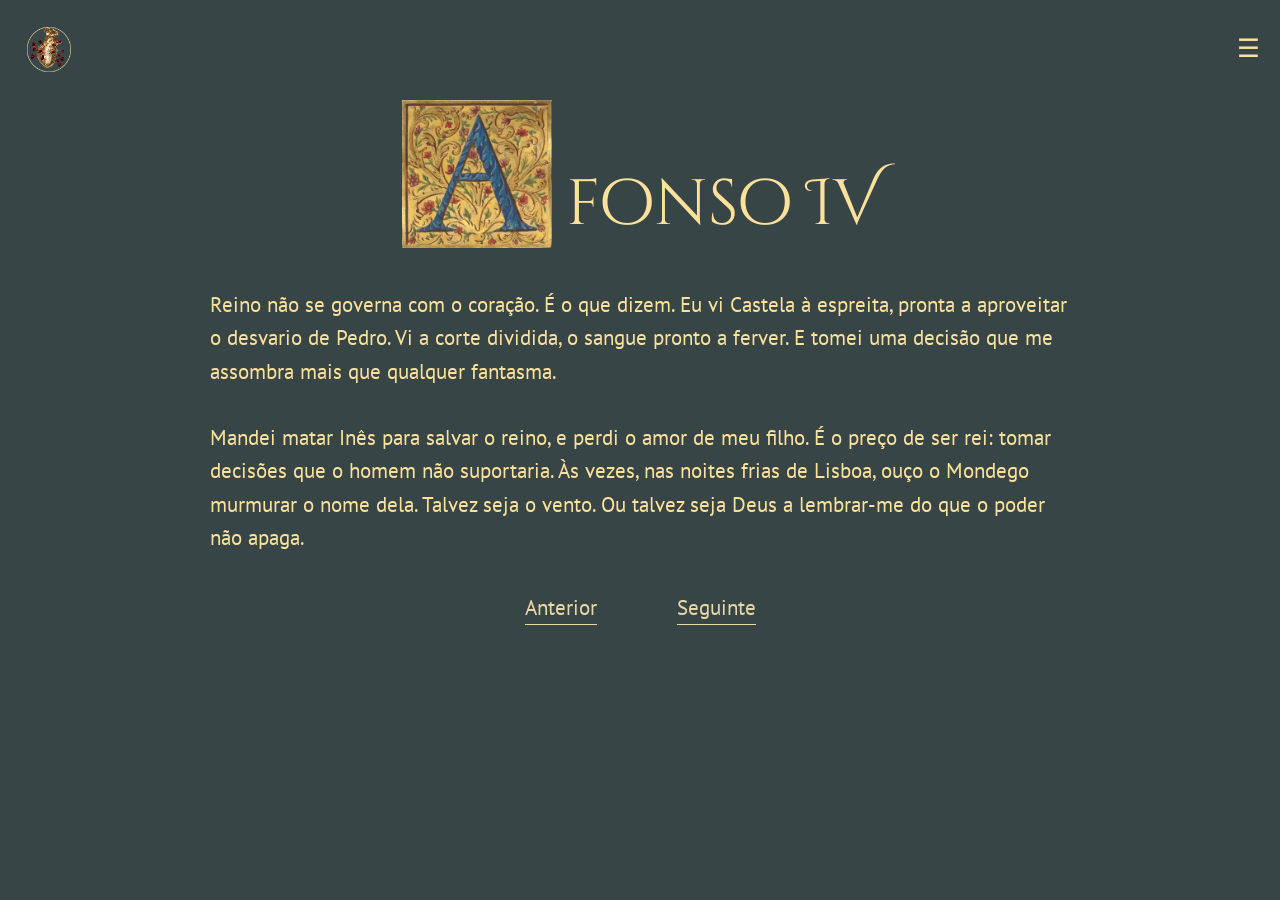
<file: afonso.html>
<!DOCTYPE html>
<html lang="pt">
<head>
    <meta charset="UTF-8">
    <meta name="viewport" content="width=device-width, initial-scale=1.0">
    <title>Afonso IV</title>

    <!-- FONTES -->
    <link rel="preconnect" href="https://fonts.googleapis.com">
    <link rel="preconnect" href="https://fonts.gstatic.com" crossorigin>
    <link href="https://fonts.googleapis.com/css2?family=Cinzel+Decorative:wght@400;700;900&family=PT+Sans:wght@400;700&display=swap" rel="stylesheet">

  
    <link rel="stylesheet" href="confessionario.css">
    <script src="transitions.js"></script>
</head>

<body>
    <header class="top-bar">
        
    </header>

    <main class="content-area">

        <!-- BLOCO IMAGEM + TÍTULO (LADO A LADO) -->
        <div class="title-block">
            <img src="afonso.png" class="decor-img" alt="Imagem de Inês de Castro">
            <h1>fonso IV</h1>
        </div>

        <p class="texto">
          Reino não se governa com o coração. É o que dizem.
	Eu vi Castela à espreita, pronta a aproveitar o desvario de Pedro. Vi a corte dividida, o sangue pronto a ferver. E tomei uma decisão que me assombra mais que qualquer fantasma. <br><br>
	Mandei matar Inês para salvar o reino, e perdi o amor de meu filho. É o preço de ser rei: tomar decisões que o homem não suportaria.
Às vezes, nas noites frias de Lisboa, ouço o Mondego murmurar o nome dela. Talvez seja o vento. Ou talvez seja Deus a lembrar-me do que o poder não apaga.
        </p>

        <nav class="nav-links">
    <a href="constança.html" class="anterior medium-transition">Anterior</a>
    <a href="fernao.html" class="seguinte medium-transition">Seguinte</a>
</nav>

    </main>
<header class="topbar">
      <a href="index.html" class="logo-link">
        <img src="brasao.png" alt="Brasão" class="logo">
      </a>
      <div class="menu">☰</div>
    </header>

    
  <!-- MENU OVERLAY -->
  <div id="menu-overlay" class="menu-overlay">
    <div class="menu-content">
      <span class="close-menu">✕</span>

      <div class="menu-columns">

        <div class="col">
          <h3>A Lenda</h3>
          <a href="historia.html">História</a>
           <a href="quiz.html">Quiz</a>
        </div>

        <div class="col">
          <h3>Legado</h3>
          <a href="sitios.html">Lugares</a>
          <a href="livros.html">Livros</a>
          <a href="audiovisual.html">Audiovisual</a>
          <a href="arte.html">Arte</a>
        </div>

        <div class="col">
          <h3>Confessionário</h3>
          <a href="ines.html">Ines de Castro</a>
          <a href="pedro.html">Pedro I</a>
          <a href="constança.html">Constança</a>
          <a href="afonso.html">Afonso IV</a>
          <a href="duarte.html">Duarte Pacheco</a>
          <a href="alvaro.html">Alvaro Gonçalves</a>
          <a href="maria.html">Maria Gonçalves</a>
          <a href="fernao.html">Fernão Lopes</a>
          <a href="joao.html">João do Mondego</a>
          <a href="frei.html">Frei João das regras</a>
        </div>

        <div class="col">
          <h3>Info</h3>
          <a href="sobre.html"> Sobre o projeto</a>
        </div>

      </div>
    </div>
  </div>

  <script>
    const menuBtn = document.querySelector(".menu");
    const menuOverlay = document.getElementById("menu-overlay");
    const closeBtn = document.querySelector(".close-menu");

    function openMenu() {
      menuOverlay.classList.add("open");
      // Focus on the first link in the menu
      const firstLink = menuOverlay.querySelector("a");
      if (firstLink) firstLink.focus();
    }

    function closeMenu() {
      menuOverlay.classList.remove("open");
      // Focus back to menu button
      menuBtn.focus();
    }

    menuBtn.addEventListener("click", openMenu);

    menuBtn.addEventListener("keydown", (e) => {
      if (e.key === "Enter" || e.key === " ") {
        e.preventDefault();
        openMenu();
      }
    });

    closeBtn.addEventListener("click", closeMenu);

    // Close on Escape key
    document.addEventListener("keydown", (e) => {
      if (e.key === "Escape" && menuOverlay.classList.contains("open")) {
        closeMenu();
      }
    });
  </script>
</file>
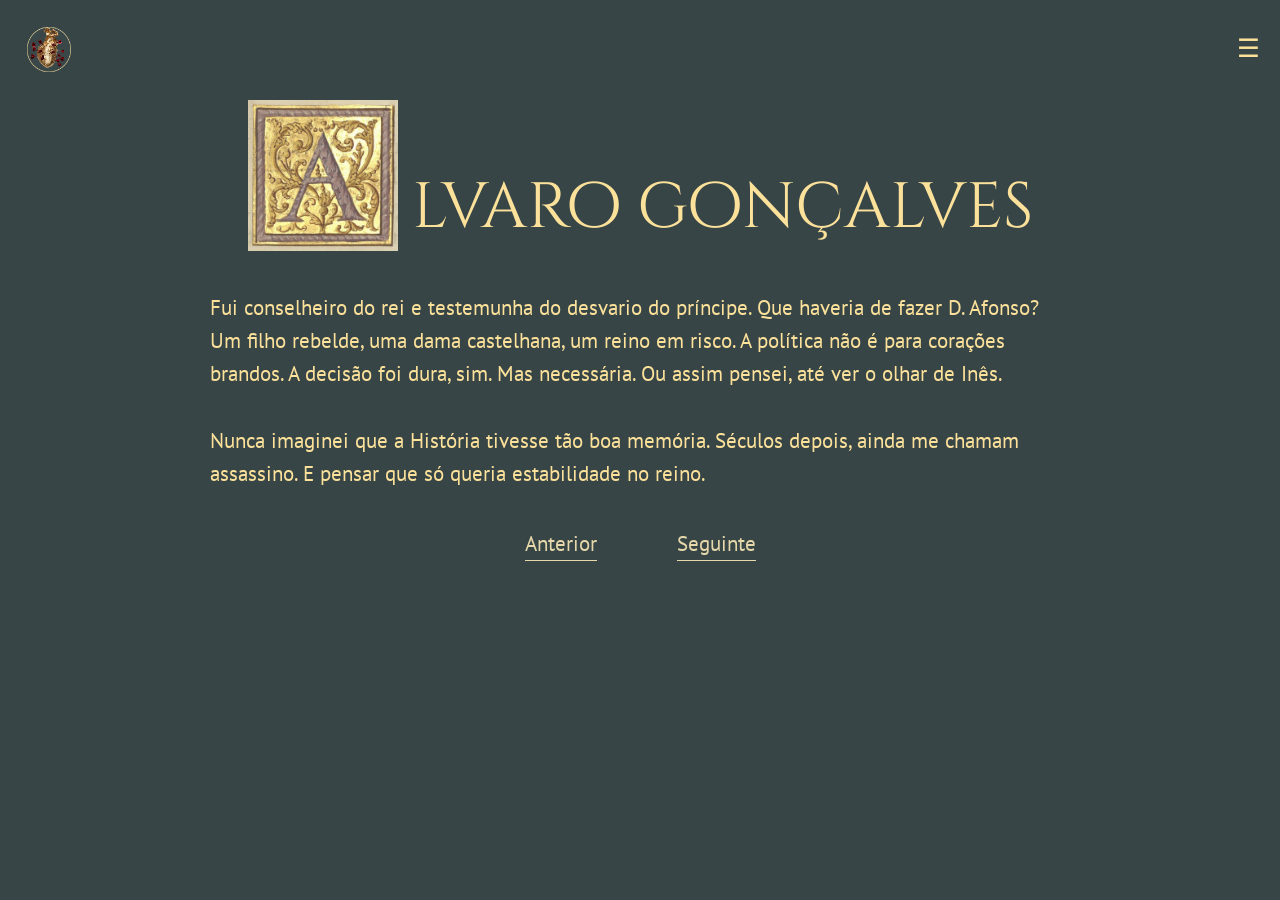
<file: alvaro.html>
<!DOCTYPE html>
<html lang="pt">
<head>
    <meta charset="UTF-8">
    <meta name="viewport" content="width=device-width, initial-scale=1.0">
    <title>Álvaro Gonçalves</title>

    <!-- FONTES -->
    <link rel="preconnect" href="https://fonts.googleapis.com">
    <link rel="preconnect" href="https://fonts.gstatic.com" crossorigin>
    <link href="https://fonts.googleapis.com/css2?family=Cinzel+Decorative:wght@400;700;900&family=PT+Sans:wght@400;700&display=swap" rel="stylesheet">

    <link rel="stylesheet" href="confessionario.css">
    <script src="transitions.js"></script>
</head>

<body>
    <header class="top-bar">
    </header>

    <main class="content-area">

        <!-- BLOCO IMAGEM + TÍTULO (LADO A LADO) -->
        <div class="title-block">
            <img src="alvaro.png" class="decor-img" alt="Imagem de Inês de Castro">
            <h1>lvaro gonçalves</h1>
        </div>

        <p class="texto">
          Fui conselheiro do rei e testemunha do desvario do príncipe. Que haveria de fazer D. Afonso? Um filho rebelde, uma dama castelhana, um reino em risco. A política não é para corações brandos.
	A decisão foi dura, sim. Mas necessária. Ou assim pensei, até ver o olhar de Inês. <br><br>
	Nunca imaginei que a História tivesse tão boa memória. Séculos depois, ainda me chamam assassino.
E pensar que só queria estabilidade no reino.
        </p>

        <nav class="nav-links">
    <a href="fernao.html" class="anterior medium-transition">Anterior</a>
    <a href="duarte.html" class="seguinte medium-transition">Seguinte</a>
</nav>

    </main>

<header class="topbar">
      <a href="index.html" class="logo-link">
        <img src="brasao.png" alt="Brasão" class="logo">
      </a>
      <div class="menu">☰</div>
    </header>

    
  <!-- MENU OVERLAY -->
  <div id="menu-overlay" class="menu-overlay">
    <div class="menu-content">
      <span class="close-menu">✕</span>

      <div class="menu-columns">

        <div class="col">
          <h3>A Lenda</h3>
          <a href="historia.html">História</a>
           <a href="quiz.html">Quiz</a>
        </div>

        <div class="col">
          <h3>Legado</h3>
          <a href="sitios.html">Lugares</a>
          <a href="livros.html">Livros</a>
          <a href="audiovisual.html">Audiovisual</a>
          <a href="arte.html">Arte</a>
        </div>

        <div class="col">
          <h3>Confessionário</h3>
          <a href="ines.html">Ines de Castro</a>
          <a href="pedro.html">Pedro I</a>
          <a href="constança.html">Constança</a>
          <a href="afonso.html">Afonso IV</a>
          <a href="duarte.html">Duarte Pacheco</a>
          <a href="alvaro.html">Alvaro Gonçalves</a>
          <a href="maria.html">Maria Gonçalves</a>
          <a href="fernao.html">Fernão Lopes</a>
          <a href="joao.html">João do Mondego</a>
          <a href="frei.html">Frei João das regras</a>
        </div>

        <div class="col">
          <h3>Info</h3>
          <a href="sobre.html"> Sobre o projeto</a>
        </div>

      </div>
    </div>
  </div>

  <script>
    const menuBtn = document.querySelector(".menu");
    const menuOverlay = document.getElementById("menu-overlay");
    const closeBtn = document.querySelector(".close-menu");

    function openMenu() {
      menuOverlay.classList.add("open");
      // Focus on the first link in the menu
      const firstLink = menuOverlay.querySelector("a");
      if (firstLink) firstLink.focus();
    }

    function closeMenu() {
      menuOverlay.classList.remove("open");
      // Focus back to menu button
      menuBtn.focus();
    }

    menuBtn.addEventListener("click", openMenu);

    menuBtn.addEventListener("keydown", (e) => {
      if (e.key === "Enter" || e.key === " ") {
        e.preventDefault();
        openMenu();
      }
    });

    closeBtn.addEventListener("click", closeMenu);

    // Close on Escape key
    document.addEventListener("keydown", (e) => {
      if (e.key === "Escape" && menuOverlay.classList.contains("open")) {
        closeMenu();
      }
    });
  </script>
</file>
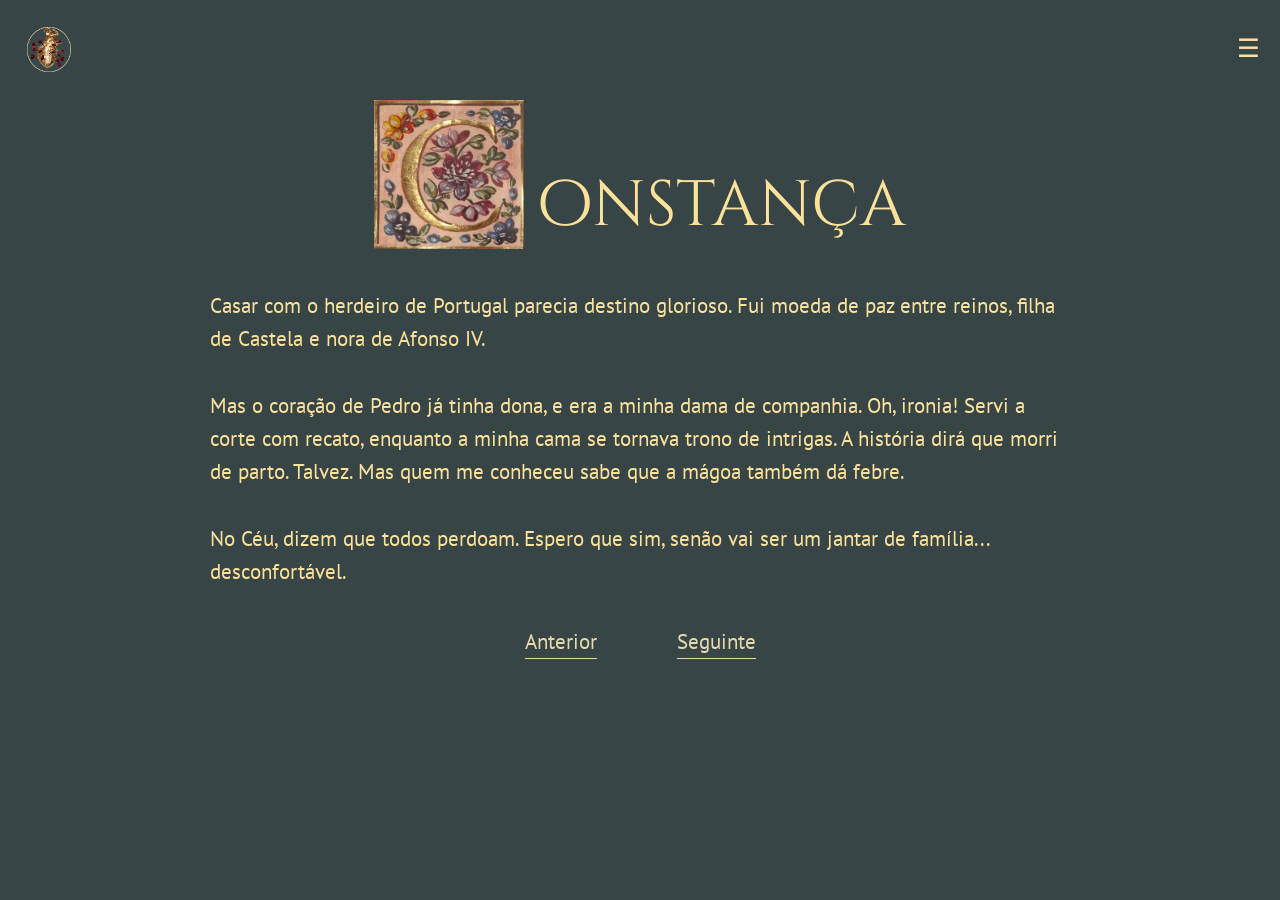
<file: constança.html>
<!DOCTYPE html>
<html lang="pt">
<head>
    <meta charset="UTF-8">
    <meta name="viewport" content="width=device-width, initial-scale=1.0">
    <title>Constança</title>

    <!-- FONTES -->
    <link rel="preconnect" href="https://fonts.googleapis.com">
    <link rel="preconnect" href="https://fonts.gstatic.com" crossorigin>
    <link href="https://fonts.googleapis.com/css2?family=Cinzel+Decorative:wght@400;700;900&family=PT+Sans:wght@400;700&display=swap" rel="stylesheet">

    
    <link rel="stylesheet" href="confessionario.css">
    <script src="transitions.js"></script>
</head>

<body>
    <header class="top-bar">

    </header>

    <main class="content-area">

        <!-- BLOCO IMAGEM + TÍTULO (LADO A LADO) -->
        <div class="title-block">
            <img src="constanca.png" class="decor-img" alt="Imagem de Inês de Castro">
            <h1>onstança</h1>
        </div>

        <p class="texto">
           	Casar com o herdeiro de Portugal parecia destino glorioso. Fui moeda de paz entre reinos, filha de Castela e nora de Afonso IV. <br><br>
	Mas o coração de Pedro já tinha dona, e era a minha dama de companhia. Oh, ironia! Servi a corte com recato, enquanto a minha cama se tornava trono de intrigas.
	A história dirá que morri de parto. Talvez. Mas quem me conheceu sabe que a mágoa também dá febre.<br><br>
No Céu, dizem que todos perdoam. Espero que sim, senão vai ser um jantar de família... desconfortável.
        </p>

      <nav class="nav-links">
    <a href="pedro.html" class="anterior medium-transition">Anterior</a>
    <a href="afonso.html" class="seguinte medium-transition">Seguinte</a>

    </main>
<header class="topbar">
      <a href="index.html" class="logo-link">
        <img src="brasao.png" alt="Brasão" class="logo">
      </a>
      <div class="menu">☰</div>
    </header>

    
  <!-- MENU OVERLAY -->
  <div id="menu-overlay" class="menu-overlay">
    <div class="menu-content">
      <span class="close-menu">✕</span>

      <div class="menu-columns">

        <div class="col">
          <h3>A Lenda</h3>
          <a href="historia.html">História</a>
           <a href="quiz.html">Quiz</a>
        </div>

        <div class="col">
          <h3>Legado</h3>
          <a href="sitios.html">Lugares</a>
          <a href="livros.html">Livros</a>
          <a href="audiovisual.html">Audiovisual</a>
          <a href="arte.html">Arte</a>
        </div>

        <div class="col">
          <h3>Confessionário</h3>
          <a href="ines.html">Ines de Castro</a>
          <a href="pedro.html">Pedro I</a>
          <a href="constança.html">Constança</a>
          <a href="afonso.html">Afonso IV</a>
          <a href="duarte.html">Duarte Pacheco</a>
          <a href="alvaro.html">Alvaro Gonçalves</a>
          <a href="maria.html">Maria Gonçalves</a>
          <a href="fernao.html">Fernão Lopes</a>
          <a href="joao.html">João do Mondego</a>
          <a href="frei.html">Frei João das regras</a>
        </div>

        <div class="col">
          <h3>Info</h3>
          <a href="sobre.html"> Sobre o projeto</a>
        </div>

      </div>
    </div>
  </div>

  <script>
    const menuBtn = document.querySelector(".menu");
    const menuOverlay = document.getElementById("menu-overlay");
    const closeBtn = document.querySelector(".close-menu");

    function openMenu() {
      menuOverlay.classList.add("open");
      // Focus on the first link in the menu
      const firstLink = menuOverlay.querySelector("a");
      if (firstLink) firstLink.focus();
    }

    function closeMenu() {
      menuOverlay.classList.remove("open");
      // Focus back to menu button
      menuBtn.focus();
    }

    menuBtn.addEventListener("click", openMenu);

    menuBtn.addEventListener("keydown", (e) => {
      if (e.key === "Enter" || e.key === " ") {
        e.preventDefault();
        openMenu();
      }
    });

    closeBtn.addEventListener("click", closeMenu);

    // Close on Escape key
    document.addEventListener("keydown", (e) => {
      if (e.key === "Escape" && menuOverlay.classList.contains("open")) {
        closeMenu();
      }
    });
  </script>
</file>
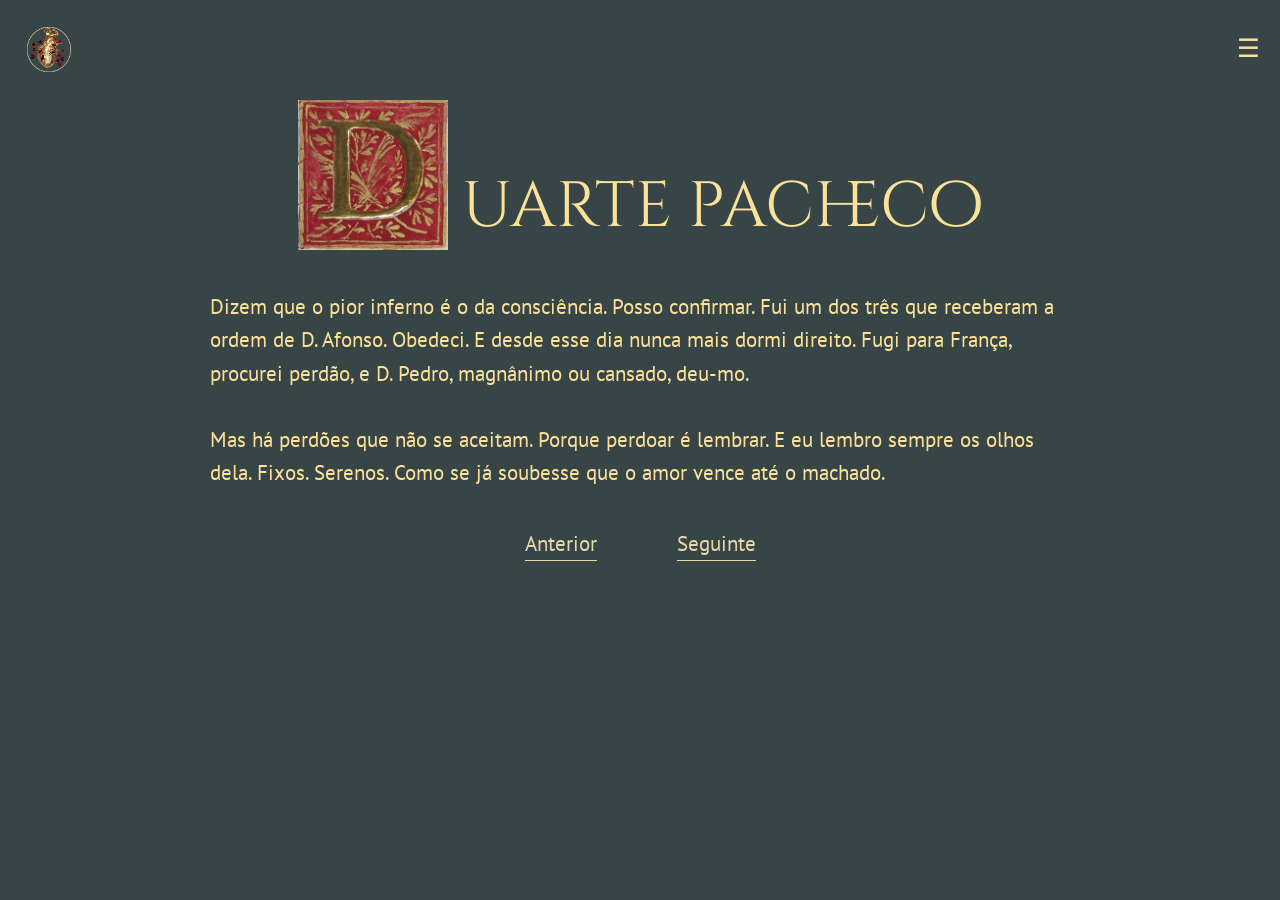
<file: duarte.html>
<!DOCTYPE html>
<html lang="pt">
<head>
    <meta charset="UTF-8">
    <meta name="viewport" content="width=device-width, initial-scale=1.0">
    <title>Duarte Pacheco</title>

    <!-- FONTES -->
    <link rel="preconnect" href="https://fonts.googleapis.com">
    <link rel="preconnect" href="https://fonts.gstatic.com" crossorigin>
    <link href="https://fonts.googleapis.com/css2?family=Cinzel+Decorative:wght@400;700;900&family=PT+Sans:wght@400;700&display=swap" rel="stylesheet">

   
    <link rel="stylesheet" href="confessionario.css">
    <script src="transitions.js"></script>
</head>
   
<body>
    <header class="top-bar">
   
    </header>

    <main class="content-area">

        <!-- BLOCO IMAGEM + TÍTULO (LADO A LADO) -->
        <div class="title-block">
            <img src="duarte.png" class="decor-img" alt="Imagem de Inês de Castro">
            <h1>uarte pacheco</h1>
        </div>

        <p class="texto">
          Dizem que o pior inferno é o da consciência. Posso confirmar.
	Fui um dos três que receberam a ordem de D. Afonso. Obedeci. E desde esse dia nunca mais dormi direito. Fugi para França, procurei perdão, e D. Pedro, magnânimo ou cansado, deu-mo. <br><br>
	Mas há perdões que não se aceitam. Porque perdoar é lembrar.
E eu lembro sempre os olhos dela. Fixos. Serenos. Como se já soubesse que o amor vence até o machado.
        </p>

        <nav class="nav-links">
    <a href="alvaro.html" class="anterior medium-transition">Anterior</a>
    <a href="joao.html" class="seguinte medium-transition">Seguinte</a>
</nav>

    </main>
<header class="topbar">
      <a href="index.html" class="logo-link">
        <img src="brasao.png" alt="Brasão" class="logo">
      </a>
      <div class="menu">☰</div>
    </header>

    
  <!-- MENU OVERLAY -->
  <div id="menu-overlay" class="menu-overlay">
    <div class="menu-content">
      <span class="close-menu">✕</span>

      <div class="menu-columns">

        <div class="col">
          <h3>A Lenda</h3>
          <a href="historia.html">História</a>
           <a href="quiz.html">Quiz</a>
        </div>

        <div class="col">
          <h3>Legado</h3>
          <a href="sitios.html">Lugares</a>
          <a href="livros.html">Livros</a>
          <a href="audiovisual.html">Audiovisual</a>
          <a href="arte.html">Arte</a>
        </div>

        <div class="col">
          <h3>Confessionário</h3>
          <a href="ines.html">Ines de Castro</a>
          <a href="pedro.html">Pedro I</a>
          <a href="constança.html">Constança</a>
          <a href="afonso.html">Afonso IV</a>
          <a href="duarte.html">Duarte Pacheco</a>
          <a href="alvaro.html">Alvaro Gonçalves</a>
          <a href="maria.html">Maria Gonçalves</a>
          <a href="fernao.html">Fernão Lopes</a>
          <a href="joao.html">João do Mondego</a>
          <a href="frei.html">Frei João das regras</a>
        </div>

        <div class="col">
          <h3>Info</h3>
          <a href="sobre.html"> Sobre o projeto</a>
        </div>

      </div>
    </div>
  </div>

  <script>
    const menuBtn = document.querySelector(".menu");
    const menuOverlay = document.getElementById("menu-overlay");
    const closeBtn = document.querySelector(".close-menu");

    menuBtn.addEventListener("click", () => {
      menuOverlay.classList.add("open");
    });

    closeBtn.addEventListener("click", () => {
      menuOverlay.classList.remove("open");
    });
  </script>
</body>
</html>
</file>
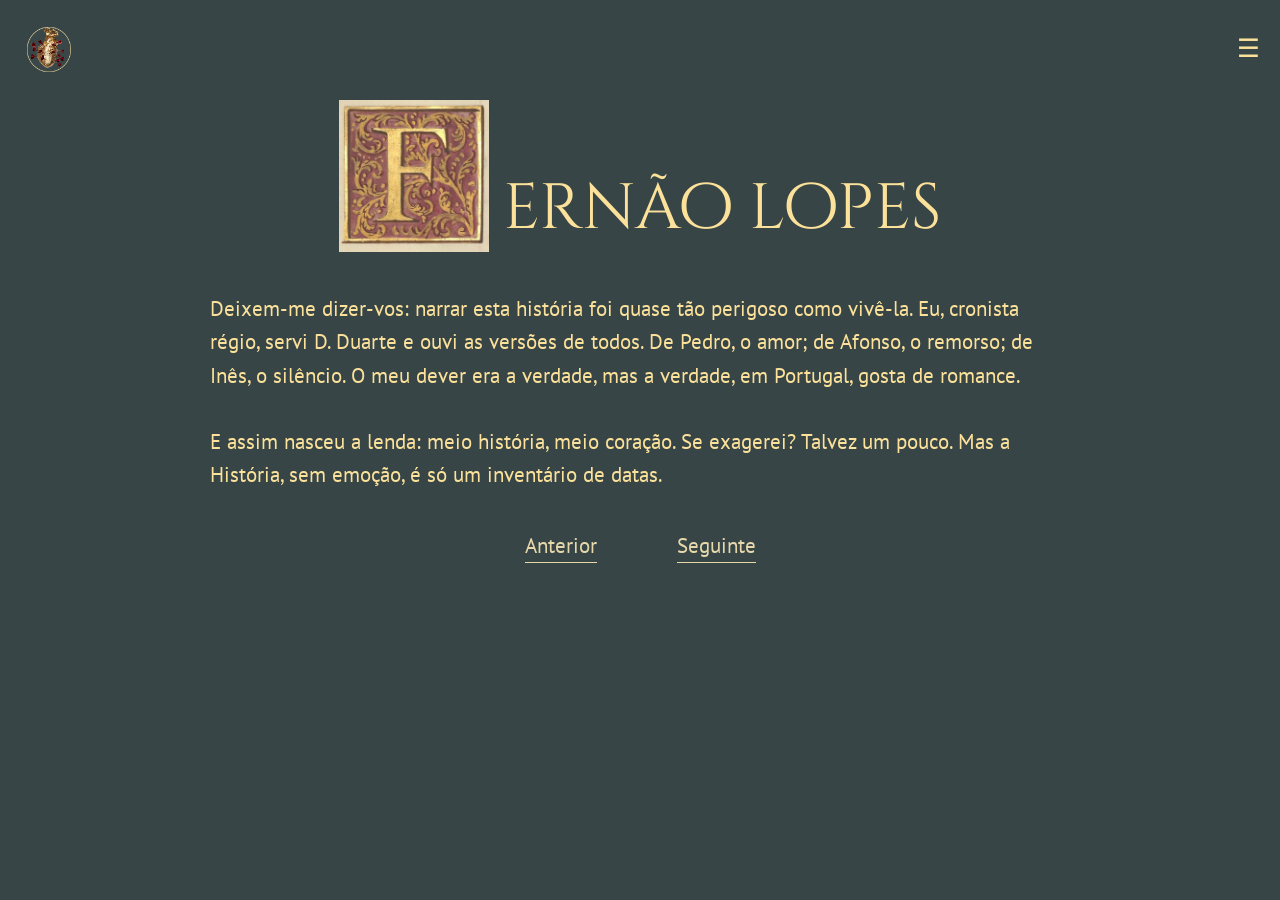
<file: fernao.html>
<!DOCTYPE html>
<html lang="pt">
<head>
    <meta charset="UTF-8">
    <meta name="viewport" content="width=device-width, initial-scale=1.0">
    <title>Fernão Lopes</title>

    <!-- FONTES -->
    <link rel="preconnect" href="https://fonts.googleapis.com">
    <link rel="preconnect" href="https://fonts.gstatic.com" crossorigin>
    <link href="https://fonts.googleapis.com/css2?family=Cinzel+Decorative:wght@400;700;900&family=PT+Sans:wght@400;700&display=swap" rel="stylesheet">

    
    <link rel="stylesheet" href="confessionario.css">
    <script src="transitions.js"></script>
</head>

<body>
    <header class="top-bar">
    
    </header>

    <main class="content-area">

        <!-- BLOCO IMAGEM + TÍTULO (LADO A LADO) -->
        <div class="title-block">
            <img src="fernao.png" class="decor-img" alt="Imagem de Inês de Castro">
            <h1>ernão lopes</h1>
        </div>

        <p class="texto">
        Deixem-me dizer-vos: narrar esta história foi quase tão perigoso como vivê-la.
	Eu, cronista régio, servi D. Duarte e ouvi as versões de todos. De Pedro, o amor; de Afonso, o remorso; de Inês, o silêncio.
	O meu dever era a verdade, mas a verdade, em Portugal, gosta de romance. <br><br>
	E assim nasceu a lenda: meio história, meio coração.
Se exagerei? Talvez um pouco. Mas a História, sem emoção, é só um inventário de datas.
        </p>

        <nav class="nav-links">
    <a href="afonso.html" class="anterior medium-transition">Anterior</a>
    <a href="alvaro.html" class="seguinte medium-transition">Seguinte</a>
</nav>

    </main>
<header class="topbar">
      <a href="index.html" class="logo-link">
        <img src="brasao.png" alt="Brasão" class="logo">
      </a>
      <div class="menu">☰</div>
    </header>

    
  <!-- MENU OVERLAY -->
  <div id="menu-overlay" class="menu-overlay">
    <div class="menu-content">
      <span class="close-menu">✕</span>

      <div class="menu-columns">

        <div class="col">
          <h3>A Lenda</h3>
          <a href="historia.html">História</a>
           <a href="quiz.html">Quiz</a>
        </div>

        <div class="col">
          <h3>Legado</h3>
          <a href="sitios.html">Sítios</a>
          <a href="livros.html">Livros</a>
          <a href="audiovisual.html">Audiovisual</a>
          <a href="arte.html">Arte</a>
        </div>

        <div class="col">
          <h3>Confessionário</h3>
          <a href="ines.html">Ines de Castro</a>
          <a href="pedro.html">Pedro I</a>
          <a href="constança.html">Constança</a>
          <a href="afonso.html">Afonso IV</a>
          <a href="duarte.html">Duarte Pacheco</a>
          <a href="alvaro.html">Alvaro Gonçalves</a>
          <a href="maria.html">Maria Gonçalves</a>
          <a href="fernao.html">Fernão Lopes</a>
          <a href="joao.html">João do Mondego</a>
          <a href="frei.html">Frei João das regras</a>
        </div>

        <div class="col">
          <h3>Info</h3>
          <a href="sobre.html"> Sobre o projeto</a>
        </div>

      </div>
    </div>
  </div>

  <script>
    const menuBtn = document.querySelector(".menu");
    const menuOverlay = document.getElementById("menu-overlay");
    const closeBtn = document.querySelector(".close-menu");

    function openMenu() {
      menuOverlay.classList.add("open");
      // Focus on the first link in the menu
      const firstLink = menuOverlay.querySelector("a");
      if (firstLink) firstLink.focus();
    }

    function closeMenu() {
      menuOverlay.classList.remove("open");
      // Focus back to menu button
      menuBtn.focus();
    }

    menuBtn.addEventListener("click", openMenu);

    menuBtn.addEventListener("keydown", (e) => {
      if (e.key === "Enter" || e.key === " ") {
        e.preventDefault();
        openMenu();
      }
    });

    closeBtn.addEventListener("click", closeMenu);

    // Close on Escape key
    document.addEventListener("keydown", (e) => {
      if (e.key === "Escape" && menuOverlay.classList.contains("open")) {
        closeMenu();
      }
    });
  </script>
</file>
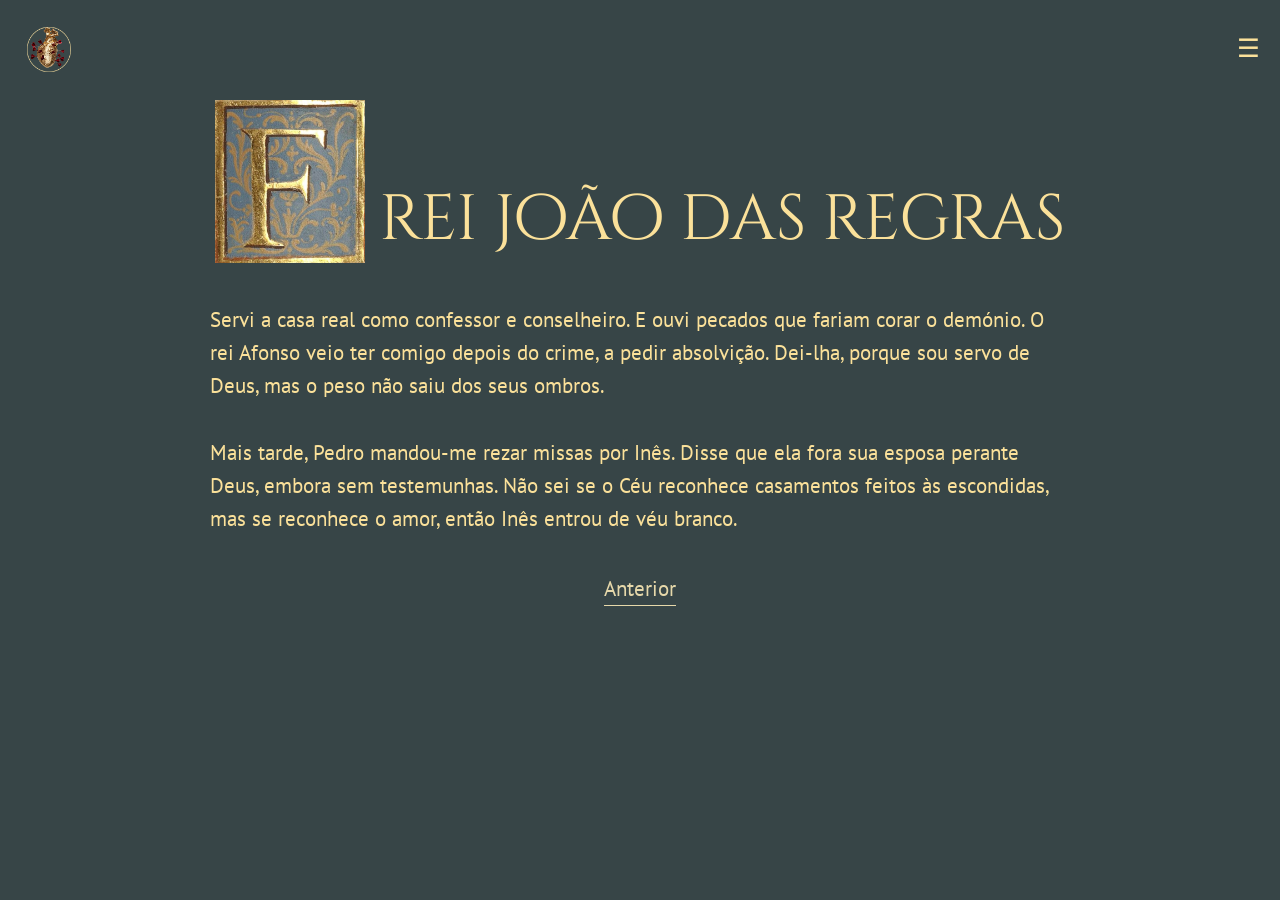
<file: frei.html>
<!DOCTYPE html>
<html lang="pt">
<head>
    <meta charset="UTF-8">
    <meta name="viewport" content="width=device-width, initial-scale=1.0">
    <title>Frei João das Regras</title>

    <!-- FONTES -->
    <link rel="preconnect" href="https://fonts.googleapis.com">
    <link rel="preconnect" href="https://fonts.gstatic.com" crossorigin>
    <link href="https://fonts.googleapis.com/css2?family=Cinzel+Decorative:wght@400;700;900&family=PT+Sans:wght@400;700&display=swap" rel="stylesheet">

    
    <link rel="stylesheet" href="confessionario.css">
    <script src="transitions.js"></script>
</head>

<body>
    <header class="top-bar">
    
    </header>

    <main class="content-area">

        <!-- BLOCO IMAGEM + TÍTULO (LADO A LADO) -->
        <div class="title-block">
            <img src="frei.png" class="decor-img" alt="Imagem de Inês de Castro">
            <h1>rei joão das regras</h1>
        </div>

        <p class="texto">
         Servi a casa real como confessor e conselheiro. E ouvi pecados que fariam corar o demónio.
	O rei Afonso veio ter comigo depois do crime, a pedir absolvição. Dei-lha, porque sou servo de Deus, mas o peso não saiu dos seus ombros. <br><br>
	Mais tarde, Pedro mandou-me rezar missas por Inês. Disse que ela fora sua esposa perante Deus, embora sem testemunhas.
Não sei se o Céu reconhece casamentos feitos às escondidas, mas se reconhece o amor, então Inês entrou de véu branco.

        <nav class="nav-links">
    <a href="joao.html" class="anterior medium-transition">Anterior</a>
   
</nav>

    </main>
<header class="topbar">
      <a href="index.html" class="logo-link">
        <img src="brasao.png" alt="Brasão" class="logo">
      </a>
      <div class="menu">☰</div>
    </header>

    
  <!-- MENU OVERLAY -->
  <div id="menu-overlay" class="menu-overlay">
    <div class="menu-content">
      <span class="close-menu">✕</span>

      <div class="menu-columns">

        <div class="col">
          <h3>A Lenda</h3>
          <a href="historia.html">História</a>
           <a href="quiz.html">Quiz</a>
        </div>

        <div class="col">
          <h3>Legado</h3>
          <a href="sitios.html">Lugares</a>
          <a href="livros.html">Livros</a>
          <a href="audiovisual.html">Audiovisual</a>
          <a href="arte.html">Arte</a>
        </div>

        <div class="col">
          <h3>Confessionário</h3>
          <a href="ines.html">Ines de Castro</a>
          <a href="pedro.html">Pedro I</a>
          <a href="constança.html">Constança</a>
          <a href="afonso.html">Afonso IV</a>
          <a href="duarte.html">Duarte Pacheco</a>
          <a href="alvaro.html">Alvaro Gonçalves</a>
          <a href="maria.html">Maria Gonçalves</a>
          <a href="fernao.html">Fernão Lopes</a>
          <a href="joao.html">João do Mondego</a>
          <a href="frei.html">Frei João das regras</a>
        </div>

        <div class="col">
          <h3>Info</h3>
          <a href="sobre.html"> Sobre o projeto</a>
        </div>

      </div>
    </div>
  </div>

  <script>
    const menuBtn = document.querySelector(".menu");
    const menuOverlay = document.getElementById("menu-overlay");
    const closeBtn = document.querySelector(".close-menu");

    menuBtn.addEventListener("click", () => {
      menuOverlay.classList.add("open");
    });

    closeBtn.addEventListener("click", () => {
      menuOverlay.classList.remove("open");
    });
  </script>
</body>
</html>
</file>
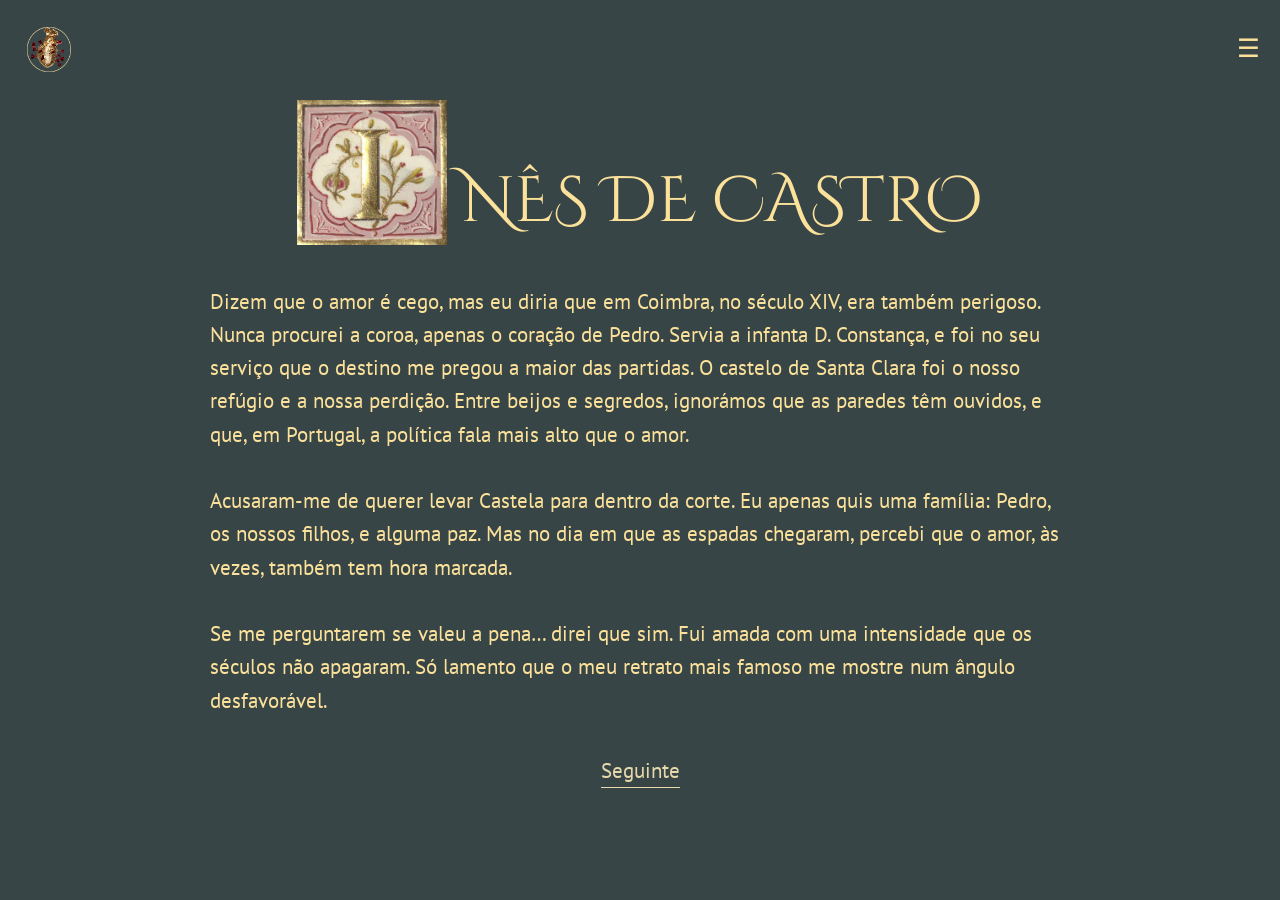
<file: ines.html>
<!DOCTYPE html>
<html lang="pt">
<head>
    <meta charset="UTF-8">
    <meta name="viewport" content="width=device-width, initial-scale=1.0">
    <title>Inês de Castro</title>

    <!-- FONTES -->
    <link rel="preconnect" href="https://fonts.googleapis.com">
    <link rel="preconnect" href="https://fonts.gstatic.com" crossorigin>
    <link href="https://fonts.googleapis.com/css2?family=Cinzel+Decorative:wght@400;700;900&family=PT+Sans:wght@400;700&display=swap" rel="stylesheet">

  
    <link rel="stylesheet" href="confessionario.css">
    <script src="transitions.js"></script>
</head>

<body>
    <header class="topbar">
      <a href="index.html" class="logo-link">
        <img src="brasao.png" alt="Brasão" class="logo">
      </a>
      <div class="menu" tabindex="0">☰</div>
    </header>

    <main class="content-area">

        <!-- BLOCO IMAGEM + TÍTULO (LADO A LADO) -->
        <div class="title-block">
            <img src="inescastro.png" class="decor-img" alt="Imagem de Inês de Castro">
            <h1>NÊS DE CASTRO</h1>
        </div>

        <p class="texto">
            Dizem que o amor é cego, mas eu diria que em Coimbra, no século XIV, era também perigoso.
            Nunca procurei a coroa, apenas o coração de Pedro. Servia a infanta D. Constança, e foi no
            seu serviço que o destino me pregou a maior das partidas. O castelo de Santa Clara foi o
            nosso refúgio e a nossa perdição. Entre beijos e segredos, ignorámos que as paredes têm
            ouvidos, e que, em Portugal, a política fala mais alto que o amor. <br><br>
            
            Acusaram-me de querer levar Castela para dentro da corte. Eu apenas quis uma família:
            Pedro, os nossos filhos, e alguma paz. Mas no dia em que as espadas chegaram, percebi que
            o amor, às vezes, também tem hora marcada. <br><br>

            Se me perguntarem se valeu a pena… direi que sim. Fui amada com uma intensidade que os
            séculos não apagaram. Só lamento que o meu retrato mais famoso me mostre num ângulo
            desfavorável.
        </p>

       <nav class="nav-links">
    <a href="pedro.html" class="seguinte medium-transition">Seguinte</a>
</nav>

    </main>

    <!-- MENU OVERLAY -->
    <div id="menu-overlay" class="menu-overlay">
      <div class="menu-content">
        <span class="close-menu">✕</span>

        <div class="menu-columns">

          <div class="col">
            <h3>A Lenda</h3>
            <a href="historia.html">História</a>
             <a href="quiz.html">Quiz</a>
          </div>

          <div class="col">
            <h3>Legado</h3>
            <a href="sitios.html">Lugares</a>
            <a href="livros.html">Livros</a>
            <a href="audiovisual.html">Audiovisual</a>
            <a href="arte.html">Arte</a>
          </div>

          <div class="col">
            <h3>Confessionário</h3>
            <a href="ines.html">Ines de Castro</a>
            <a href="pedro.html">Pedro I</a>
            <a href="constança.html">Constança</a>
            <a href="afonso.html">Afonso IV</a>
            <a href="duarte.html">Duarte Pacheco</a>
            <a href="alvaro.html">Alvaro Gonçalves</a>
            <a href="maria.html">Maria Gonçalves</a>
            <a href="fernao.html">Fernão Lopes</a>
            <a href="joao.html">João do Mondego</a>
            <a href="frei.html">Frei João das regras</a>
          </div>

          <div class="col">
            <h3>Info</h3>
            <a href="sobre.html"> Sobre o projeto</a>
          </div>

        </div>
      </div>
    </div>

  <script>
    const menuBtn = document.querySelector(".menu");
    const menuOverlay = document.getElementById("menu-overlay");
    const closeBtn = document.querySelector(".close-menu");

    function openMenu() {
      menuOverlay.classList.add("open");
      // Focus on the first link in the menu
      const firstLink = menuOverlay.querySelector("a");
      if (firstLink) firstLink.focus();
    }

    function closeMenu() {
      menuOverlay.classList.remove("open");
      // Focus back to menu button
      menuBtn.focus();
    }

    menuBtn.addEventListener("click", openMenu);

    menuBtn.addEventListener("keydown", (e) => {
      if (e.key === "Enter" || e.key === " ") {
        e.preventDefault();
        openMenu();
      }
    });

    closeBtn.addEventListener("click", closeMenu);

    // Close on Escape key
    document.addEventListener("keydown", (e) => {
      if (e.key === "Escape" && menuOverlay.classList.contains("open")) {
        closeMenu();
      }
    });
  </script>
</body>
</html>
</file>
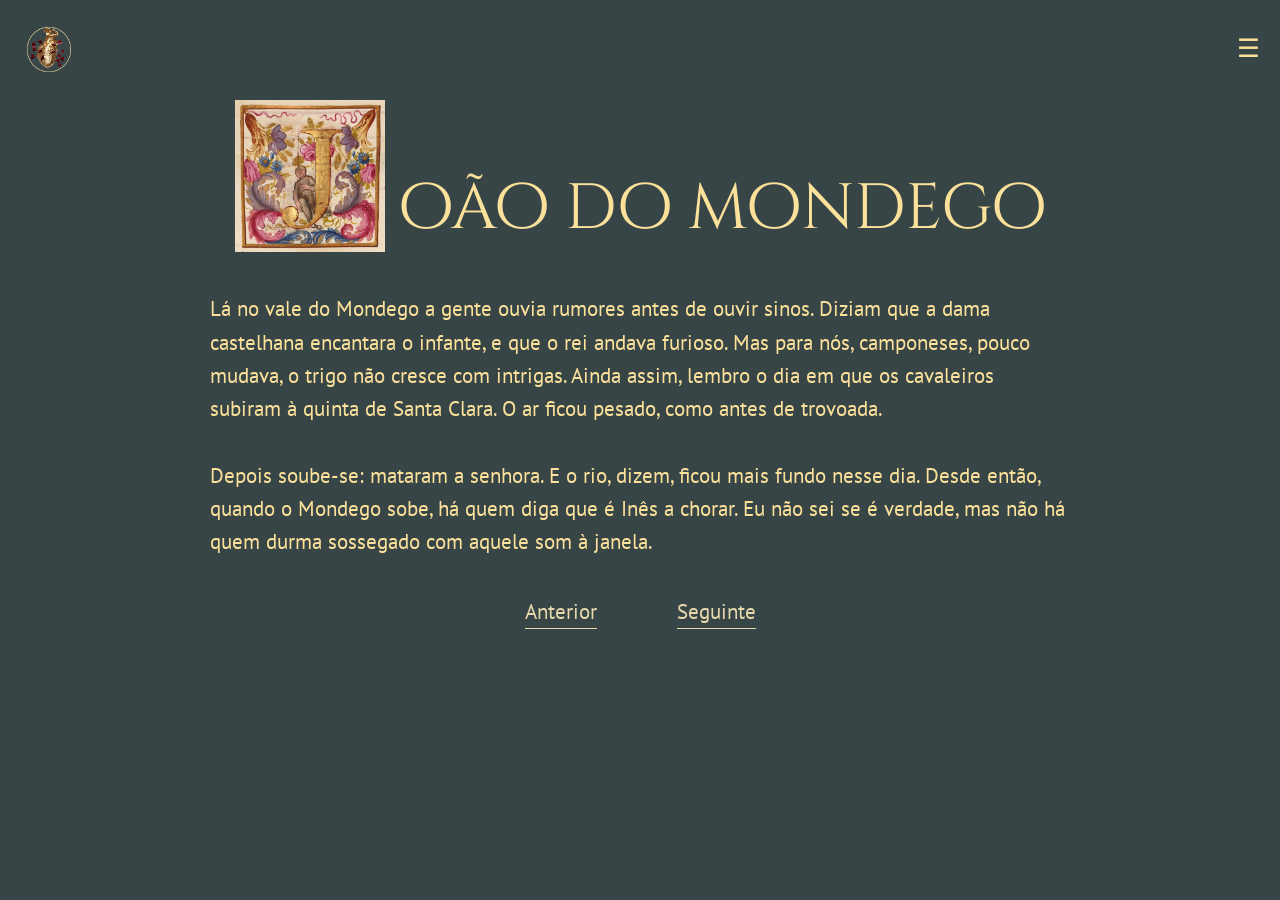
<file: joao.html>
<!DOCTYPE html>
<html lang="pt">
<head>
    <meta charset="UTF-8">
    <meta name="viewport" content="width=device-width, initial-scale=1.0">
    <title>João do Mondego</title>

    <!-- FONTES -->
    <link rel="preconnect" href="https://fonts.googleapis.com">
    <link rel="preconnect" href="https://fonts.gstatic.com" crossorigin>
    <link href="https://fonts.googleapis.com/css2?family=Cinzel+Decorative:wght@400;700;900&family=PT+Sans:wght@400;700&display=swap" rel="stylesheet">

    
    <link rel="stylesheet" href="confessionario.css">
    <script src="transitions.js"></script>
</head>

<body>
    <header class="top-bar">
    
    </header>

    <main class="content-area">

        <!-- BLOCO IMAGEM + TÍTULO (LADO A LADO) -->
        <div class="title-block">
            <img src="joao.png" class="decor-img" alt="Imagem de Inês de Castro">
            <h1>oão do mondego</h1>
        </div>

        <p class="texto">
       Lá no vale do Mondego a gente ouvia rumores antes de ouvir sinos.
	Diziam que a dama castelhana encantara o infante, e que o rei andava furioso. Mas para nós, camponeses, pouco mudava, o trigo não cresce com intrigas.
	Ainda assim, lembro o dia em que os cavaleiros subiram à quinta de Santa Clara. O ar ficou pesado, como antes de trovoada. <br><br>
	Depois soube-se: mataram a senhora. E o rio, dizem, ficou mais fundo nesse dia.
Desde então, quando o Mondego sobe, há quem diga que é Inês a chorar. Eu não sei se é verdade, mas não há quem durma sossegado com aquele som à janela.
        </p>

        <nav class="nav-links">
    <a href="duarte.html" class="anterior medium-transition">Anterior</a>
    <a href="maria.html" class="seguinte medium-transition">Seguinte</a>
</nav>

    </main>
<header class="topbar">
      <a href="index.html" class="logo-link">
        <img src="brasao.png" alt="Brasão" class="logo">
      </a>
      <div class="menu">☰</div>
    </header>

    
  <!-- MENU OVERLAY -->
  <div id="menu-overlay" class="menu-overlay">
    <div class="menu-content">
      <span class="close-menu">✕</span>

      <div class="menu-columns">

        <div class="col">
          <h3>A Lenda</h3>
          <a href="historia.html">História</a>
           <a href="quiz.html">Quiz</a>
        </div>

        <div class="col">
          <h3>Legado</h3>
          <a href="sitios.html">Lugares</a>
          <a href="livros.html">Livros</a>
          <a href="audiovisual.html">Audiovisual</a>
          <a href="arte.html">Arte</a>
        </div>

        <div class="col">
          <h3>Confessionário</h3>
          <a href="ines.html">Ines de Castro</a>
          <a href="pedro.html">Pedro I</a>
          <a href="constança.html">Constança</a>
          <a href="afonso.html">Afonso IV</a>
          <a href="duarte.html">Duarte Pacheco</a>
          <a href="alvaro.html">Alvaro Gonçalves</a>
          <a href="maria.html">Maria Gonçalves</a>
          <a href="fernao.html">Fernão Lopes</a>
          <a href="joao.html">João do Mondego</a>
          <a href="frei.html">Frei João das regras</a>
        </div>

        <div class="col">
          <h3>Info</h3>
          <a href="sobre.html"> Sobre o projeto</a>
        </div>

      </div>
    </div>
  </div>

  <script>
    const menuBtn = document.querySelector(".menu");
    const menuOverlay = document.getElementById("menu-overlay");
    const closeBtn = document.querySelector(".close-menu");

    function openMenu() {
      menuOverlay.classList.add("open");
      // Focus on the first link in the menu
      const firstLink = menuOverlay.querySelector("a");
      if (firstLink) firstLink.focus();
    }

    function closeMenu() {
      menuOverlay.classList.remove("open");
      // Focus back to menu button
      menuBtn.focus();
    }

    menuBtn.addEventListener("click", openMenu);

    menuBtn.addEventListener("keydown", (e) => {
      if (e.key === "Enter" || e.key === " ") {
        e.preventDefault();
        openMenu();
      }
    });

    closeBtn.addEventListener("click", closeMenu);

    // Close on Escape key
    document.addEventListener("keydown", (e) => {
      if (e.key === "Escape" && menuOverlay.classList.contains("open")) {
        closeMenu();
      }
    });
  </script>
</file>
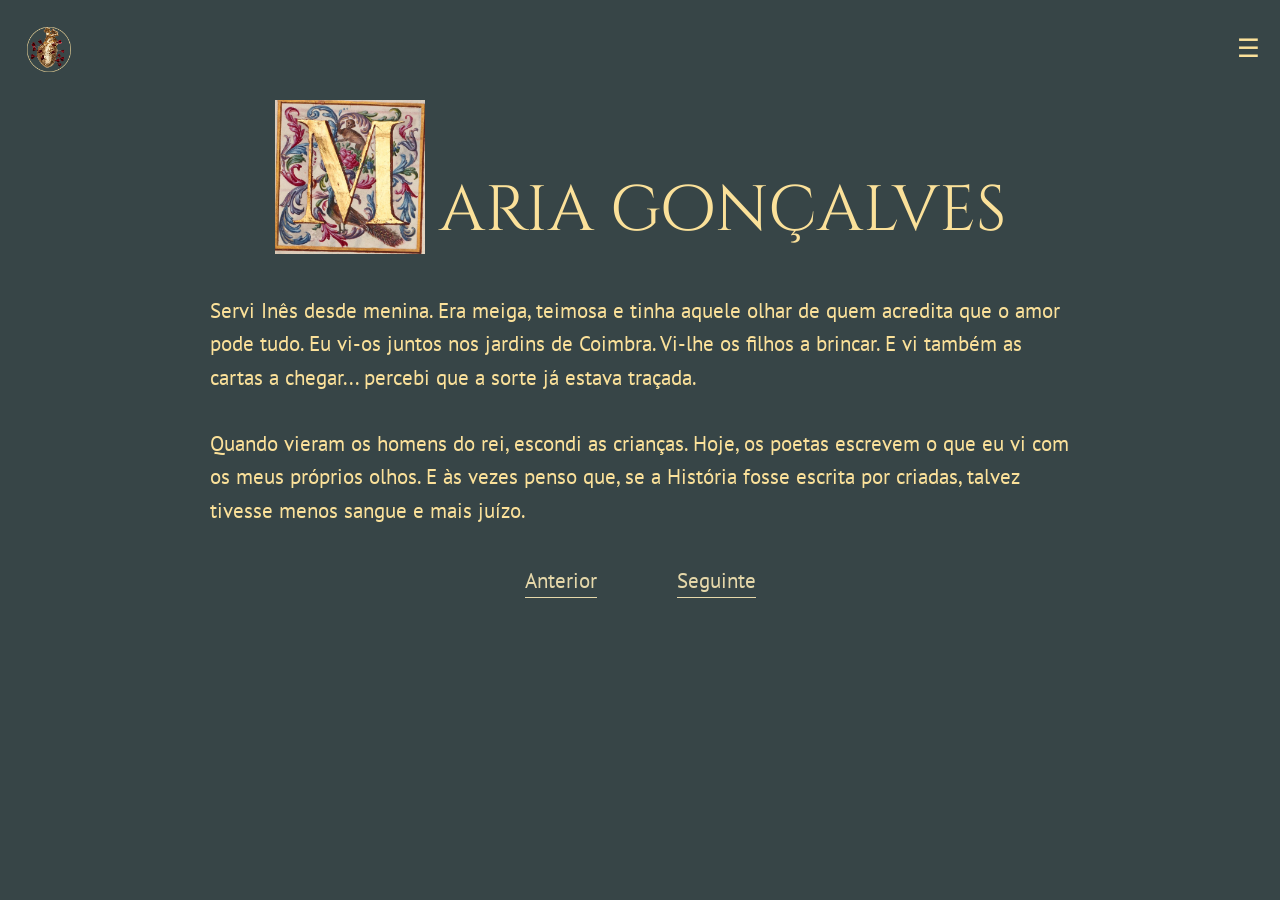
<file: maria.html>
<!DOCTYPE html>
<html lang="pt">
<head>
    <meta charset="UTF-8">
    <meta name="viewport" content="width=device-width, initial-scale=1.0">
    <title>Maria Gonçalves</title>

    <!-- FONTES -->
    <link rel="preconnect" href="https://fonts.googleapis.com">
    <link rel="preconnect" href="https://fonts.gstatic.com" crossorigin>
    <link href="https://fonts.googleapis.com/css2?family=Cinzel+Decorative:wght@400;700;900&family=PT+Sans:wght@400;700&display=swap" rel="stylesheet">

    
    <link rel="stylesheet" href="confessionario.css">
    <script src="transitions.js"></script>
</head>

<body>
    <header class="top-bar">
    
     
    </header>

    <main class="content-area">

        <!-- BLOCO IMAGEM + TÍTULO (LADO A LADO) -->
        <div class="title-block">
            <img src="maria.png" class="decor-img" alt="Imagem de Inês de Castro">
            <h1>aria gonçalves</h1>
        </div>

        <p class="texto">
         Servi Inês desde menina. Era meiga, teimosa e tinha aquele olhar de quem acredita que o amor pode tudo.
	Eu vi-os juntos nos jardins de Coimbra. Vi-lhe os filhos a brincar. E vi também as cartas a chegar... percebi que a sorte já estava traçada. <br><br>
	Quando vieram os homens do rei, escondi as crianças.
Hoje, os poetas escrevem o que eu vi com os meus próprios olhos. E às vezes penso que, se a História fosse escrita por criadas, talvez tivesse menos sangue e mais juízo.
        </p>

        <nav class="nav-links">
    <a href="joao.html" class="anterior medium-transition">Anterior</a>
    <a href="frei.html" class="seguinte medium-transition">Seguinte</a>
</nav>

    </main>
<header class="topbar">
      <a href="index.html" class="logo-link">
        <img src="brasao.png" alt="Brasão" class="logo">
      </a>
      <div class="menu">☰</div>
    </header>

    
  <!-- MENU OVERLAY -->
  <div id="menu-overlay" class="menu-overlay">
    <div class="menu-content">
      <span class="close-menu">✕</span>

      <div class="menu-columns">

        <div class="col">
          <h3>A Lenda</h3>
          <a href="historia.html">História</a>
           <a href="quiz.html">Quiz</a>
        </div>

        <div class="col">
          <h3>Legado</h3>
          <a href="sitios.html">Lugares</a>
          <a href="livros.html">Livros</a>
          <a href="audiovisual.html">Audiovisual</a>
          <a href="arte.html">Arte</a>
        </div>

        <div class="col">
          <h3>Confessionário</h3>
          <a href="ines.html">Ines de Castro</a>
          <a href="pedro.html">Pedro I</a>
          <a href="constança.html">Constança</a>
          <a href="afonso.html">Afonso IV</a>
          <a href="duarte.html">Duarte Pacheco</a>
          <a href="alvaro.html">Alvaro Gonçalves</a>
          <a href="maria.html">Maria Gonçalves</a>
          <a href="fernao.html">Fernão Lopes</a>
          <a href="joao.html">João do Mondego</a>
          <a href="frei.html">Frei João das regras</a>
        </div>

        <div class="col">
          <h3>Info</h3>
          <a href="sobre.html"> Sobre o projeto</a>
        </div>

      </div>
    </div>
  </div>

  <script>
    const menuBtn = document.querySelector(".menu");
    const menuOverlay = document.getElementById("menu-overlay");
    const closeBtn = document.querySelector(".close-menu");

    function openMenu() {
      menuOverlay.classList.add("open");
      // Focus on the first link in the menu
      const firstLink = menuOverlay.querySelector("a");
      if (firstLink) firstLink.focus();
    }

    function closeMenu() {
      menuOverlay.classList.remove("open");
      // Focus back to menu button
      menuBtn.focus();
    }

    menuBtn.addEventListener("click", openMenu);

    menuBtn.addEventListener("keydown", (e) => {
      if (e.key === "Enter" || e.key === " ") {
        e.preventDefault();
        openMenu();
      }
    });

    closeBtn.addEventListener("click", closeMenu);

    // Close on Escape key
    document.addEventListener("keydown", (e) => {
      if (e.key === "Escape" && menuOverlay.classList.contains("open")) {
        closeMenu();
      }
    });
  </script>
</file>
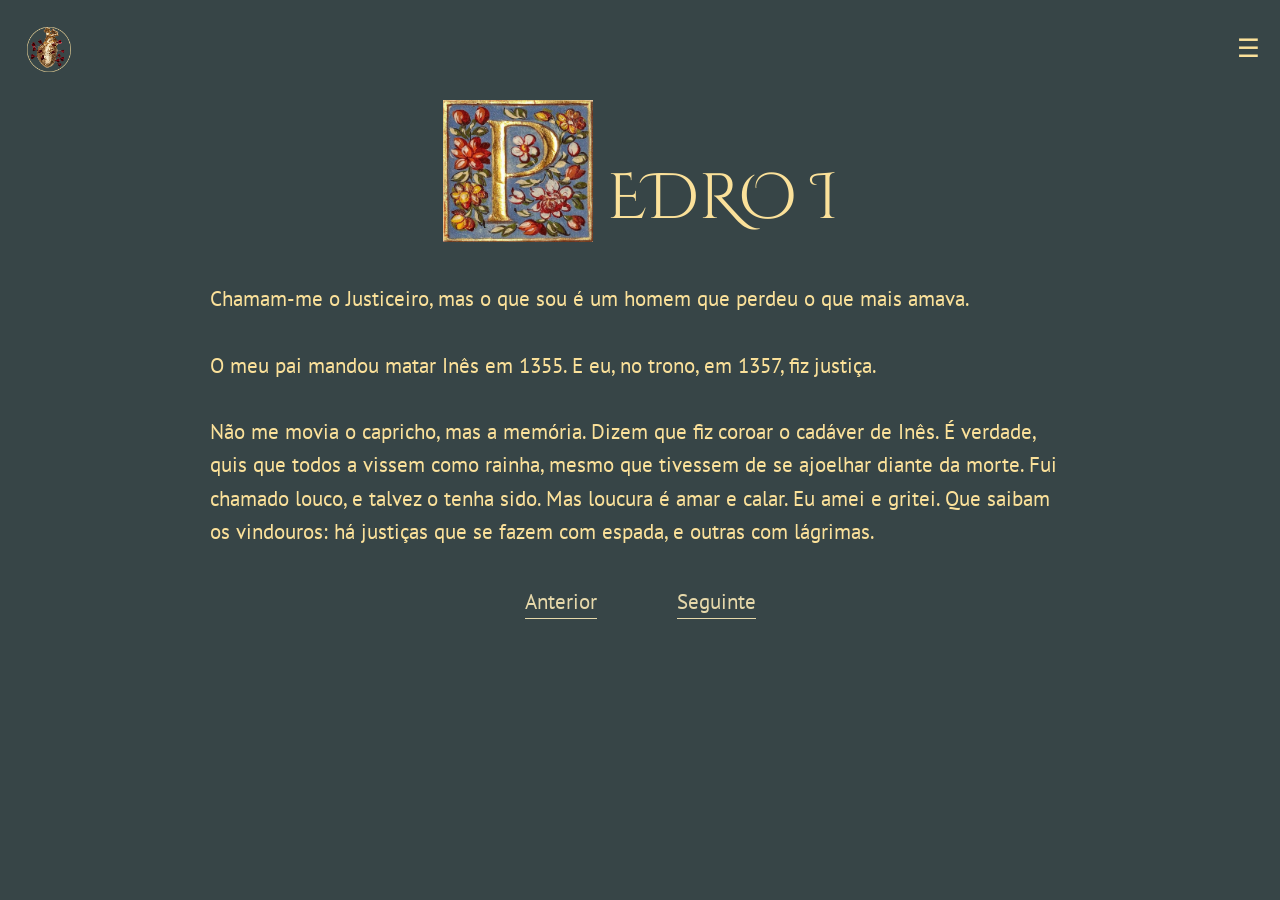
<file: pedro.html>
<!DOCTYPE html>
<html lang="pt">
<head>
    <meta charset="UTF-8">
    <meta name="viewport" content="width=device-width, initial-scale=1.0">
    <title>edro I</title>

    <!-- FONTES -->
    <link rel="preconnect" href="https://fonts.googleapis.com">
    <link rel="preconnect" href="https://fonts.gstatic.com" crossorigin>
    <link href="https://fonts.googleapis.com/css2?family=Cinzel+Decorative:wght@400;700;900&family=PT+Sans:wght@400;700&display=swap" rel="stylesheet">

    <link rel="stylesheet" href="confessionario.css">
    <script src="transitions.js"></script>
</head>

<body>
    <header class="topbar">
      <a href="index.html" class="logo-link">
        <img src="brasao.png" alt="Brasão" class="logo">
      </a>
      <div class="menu" tabindex="0">☰</div>
    </header>

    <main class="content-area">

        <!-- BLOCO IMAGEM + TÍTULO (LADO A LADO) -->
        <div class="title-block">
            <img src="pedro.png" class="decor-img" alt="Imagem de Inês de Castro">
            <h1>EDRO I</h1>
        </div>

        <p class="texto">
          Chamam-me o Justiceiro, mas o que sou é um homem que perdeu o que mais amava. <br><br>
          O meu pai mandou matar Inês em 1355. E eu, no trono, em 1357, fiz justiça.<br><br>
Não me movia o capricho, mas a memória. Dizem que fiz coroar o cadáver de Inês. É verdade, quis que todos a vissem como rainha, mesmo que tivessem de se ajoelhar diante da morte.
Fui chamado louco, e talvez o tenha sido. 
Mas loucura é amar e calar. Eu amei e gritei.
Que saibam os vindouros: há justiças que se fazem com espada, e outras com lágrimas.
        </p>

        <nav class="nav-links">
    <a href="ines.html" class="anterior medium-transition">Anterior</a>
    <a href="constança.html" class="seguinte medium-transition">Seguinte</a>
</nav>

    </main>

    
  <!-- MENU OVERLAY -->
  <div id="menu-overlay" class="menu-overlay">
    <div class="menu-content">
      <span class="close-menu">✕</span>

      <div class="menu-columns">

        <div class="col">
          <h3>A Lenda</h3>
          <a href="historia.html">História</a>
           <a href="quiz.html">Quiz</a>
        </div>

        <div class="col">
          <h3>Legado</h3>
          <a href="sitios.html">Lugares</a>
          <a href="livros.html">Livros</a>
          <a href="audiovisual.html">Audiovisual</a>
          <a href="arte.html">Arte</a>
        </div>

        <div class="col">
          <h3>Confessionário</h3>
          <a href="ines.html">Ines de Castro</a>
          <a href="pedro.html">Pedro I</a>
          <a href="constança.html">Constança</a>
          <a href="afonso.html">Afonso IV</a>
          <a href="duarte.html">Duarte Pacheco</a>
          <a href="alvaro.html">Alvaro Gonçalves</a>
          <a href="maria.html">Maria Gonçalves</a>
          <a href="fernao.html">Fernão Lopes</a>
          <a href="joao.html">João do Mondego</a>
          <a href="frei.html">Frei João das regras</a>
        </div>

        <div class="col">
          <h3>Info</h3>
          <a href="sobre.html"> Sobre o projeto</a>
        </div>

      </div>
    </div>
  </div>

  <script>
    const menuBtn = document.querySelector(".menu");
    const menuOverlay = document.getElementById("menu-overlay");
    const closeBtn = document.querySelector(".close-menu");

    function openMenu() {
      menuOverlay.classList.add("open");
      // Focus on the first link in the menu
      const firstLink = menuOverlay.querySelector("a");
      if (firstLink) firstLink.focus();
    }

    function closeMenu() {
      menuOverlay.classList.remove("open");
      // Focus back to menu button
      menuBtn.focus();
    }

    menuBtn.addEventListener("click", openMenu);

    menuBtn.addEventListener("keydown", (e) => {
      if (e.key === "Enter" || e.key === " ") {
        e.preventDefault();
        openMenu();
      }
    });

    closeBtn.addEventListener("click", closeMenu);

    // Close on Escape key
    document.addEventListener("keydown", (e) => {
      if (e.key === "Escape" && menuOverlay.classList.contains("open")) {
        closeMenu();
      }
    });
  </script>
</body>
</html>
</file>
<file: confessionario.css>
/* ===========================
    FONTES
=========================== */
@import url('https://fonts.googleapis.com/css2?family=Cinzel+Decorative:wght@400;700;900&family=PT+Sans:wght@400;700&family=PT+Serif:ital,wght@0,400;0,700;1,400;1,700&display=block');

html {
    overflow-x: hidden;
}

body {
    margin: 0;
    background-color: #374547;
    font-family: 'PT Sans', sans-serif;
    color: #FBE19A;
    overflow-x: hidden;
    position: relative;
    opacity: 0;
    transition: opacity 1.4s ease;
    -webkit-font-smoothing: antialiased;
    -moz-osx-font-smoothing: grayscale;
    text-rendering: optimizeLegibility;
}

h1, h2, h3, h4, h5, h6 {
    font-family: 'PT Serif', 'Times New Roman', Times, serif;
}

/* ===========================
   HEADER
=========================== */

.topbar {
  position: fixed;
  top: 20px;
  left: 20px;
  right: 20px;
  display: flex;
  justify-content: space-between;
  align-items: center;
  z-index: 10;
}

.logo {
  width: 55px;
  height: auto;
  cursor: pointer;
  transition: transform 0.3s ease;
}

.logo:hover {
  transform: scale(1.08);
}

.menu {
  font-size: 1.6rem;
  color: #FBE19A;
  cursor: pointer;
  font-weight: 300;
}

/* ===========================
   CONTENT
=========================== */

.content-area {
    max-width: 900px;
    margin: 0 auto;
    padding: 100px 20px 40px;
    text-align: center;
    min-height: 100vh;
    position: relative;
    backface-visibility: hidden;
    -webkit-backface-visibility: hidden;
}

/* IMAGEM AO LADO DO TÍTULO */

.title-block {
    display: flex;
    align-items: flex-end;   /* alinha imagem e texto pela base */
    justify-content: center;
    gap: 14px;               /* aproxima imagem (iniciais) do título */
    margin-bottom: 40px;
    margin-top: 0;
}

.title-block h1 {
    font-family: 'Cinzel Decorative', serif;
    font-weight: 400;
    letter-spacing: 0;
}

.decor-img {
    width: 150px;
    height: auto;
    object-fit: contain;
}

h1 {
    font-size: 4rem;
    font-weight: 400;
    margin: 0;
    font-family: 'Cinzel Decorative', serif;
}

.texto {
    font-size: 1.3rem;
    line-height: 1.6;
    text-align: left;
    font-kerning: normal;
    font-variant-ligatures: common-ligatures;
}

/* ===========================
   NAVEGAÇÃO
=========================== */

.nav-links {
    margin-top: 40px;
    display: flex;
    justify-content: center;
    gap: 80px;
}

.nav-links a {
    font-size: 1.3rem;
    font-family: "PT Sans", sans-serif;
    color: #e6d8aa;
    text-decoration: none;
    border-bottom: 1px solid #e6d8aa;
    padding-bottom: 3px;
}

/* ===========================
   RESPONSIVO
=========================== */

@media (max-width: 1200px) {
    .content-area {
        max-width: 850px;
        padding: 35px 20px;
    }

    h1 { font-size: 3.8rem; }
    .decor-img { width: 140px; }
    .texto { font-size: 1.25rem; }

    .nav-links {
        gap: 70px;
    }

    .top-bar {
        padding: 20px 30px;
    }
}

@media (max-width: 900px) {
    .content-area {
        max-width: 750px;
        padding: 30px 18px;
    }

    .title-block {
        gap: 12px;
    }

    h1 {
        font-size: 3rem;
    }

    .decor-img {
        width: 120px;
    }

    .texto {
        font-size: 1.15rem;
        line-height: 1.6;
    }

    .nav-links {
        gap: 60px;
        margin-top: 35px;
    }

    .nav-links a {
        font-size: 1.2rem;
    }

    .top-bar {
        padding: 18px 25px;
    }

    .logo {
        width: 60px;
        height: 60px;
    }

    .menu-icon span {
        width: 32px;
    }
}

@media (max-width: 768px) {
    body {
        padding-top: 80px;
    }

    .menu {
        font-size: 2rem;
    }

    .content-area {
        max-width: 100%;
        padding: 60px 15px 20px;
    }

    .title-block {
        gap: 8px;
        margin-top: 60px;
        margin-bottom: 30px;
    }

    h1 {
        font-size: 2.4rem;
    }

    .decor-img {
        width: 85px;
        height: 85px;
        flex-shrink: 0;
        object-fit: contain;
    }

    .texto {
        font-size: 1.05rem;
        line-height: 1.5;
    }

    .nav-links {
        gap: 40px;
        flex-wrap: wrap;
        margin-top: 25px;
    }

    .nav-links a {
        font-size: 1.1rem;
    }

    .top-bar {
        position: fixed;
        top: 0;
        left: 0;
        right: 0;
        padding: 15px 15px;
        z-index: 100;
        background: #374547;
    }

    .logo {
        width: 50px;
        height: 50px;
    }

    .menu-icon span {
        width: 28px;
        height: 2.5px;
    }

    .menu-overlay {
        position: fixed;
        inset: 0;
        background: rgba(55, 69, 71, 0.95);
        backdrop-filter: blur(3px);
        display: flex;
        justify-content: center;
        align-items: center;
        opacity: 0;
        pointer-events: none;
        transition: opacity 0.6s ease;
        z-index: 2000;
    }

    .menu-overlay.open {
        opacity: 1;
        pointer-events: auto;
    }

    .menu-content {
        width: 90%;
        max-width: 1200px;
        color: #FBE19A;
        text-align: center;
        position: relative;
        font-family: 'PT Sans', system-ui, -apple-system, Segoe UI, Roboto, Arial, sans-serif !important;
    }

    .close-menu {
        position: absolute;
        top: -100px;
        right: 0;
        font-size: 2.5rem;
        color: #FBE19A;
        cursor: pointer;
        transition: 0.3s;
    }

    .close-menu:hover {
        color: white;
    }

    .menu-columns {
        display: flex;
        justify-content: center;
        gap: 25px;
        flex-wrap: wrap;
    }

    .menu-columns .col {
        flex: 0 1 45%;
    }

    .menu-columns .col h3 {
        font-size: 2.2rem;
        font-style: normal;
        font-weight: 400;
        margin-bottom: 20px;
        font-family: 'PT Serif', 'Times New Roman', Times, serif !important;
    }

    .menu-columns .col a {
        display: block;
        margin: 8px 0;
        color: #FBE19A;
        text-decoration: underline;
        font-size: 1.4rem;
        transition: 0.3s;
        font-family: 'PT Sans', system-ui, -apple-system, Segoe UI, Roboto, Arial, sans-serif !important;
        font-style: normal;
        font-weight: 400;
    }

    .menu-columns .col a:hover {
        color: white;
    }
}

@media (max-width: 600px) {
    body {
        padding-top: 80px;
    }

    .content-area {
        padding: 15px 12px;
    }

    .title-block {
        gap: 6px;
        margin-top: 70px;
        align-items: center;
    }

    h1 {
        font-size: 1.8rem;
        line-height: 1.1;
    }

    .decor-img {
        width: 60px;
        flex-shrink: 0;
    }

    .texto {
        font-size: 0.95rem;
    }

    .nav-links {
        gap: 30px;
        margin-top: 20px;
    }

    .nav-links a {
        font-size: 1rem;
    }

    .top-bar {
        padding: 12px 10px;
    }

    .logo {
        width: 40px;
        height: 40px;
    }

    .menu-icon span {
        width: 24px;
        height: 2px;
    }

    .menu-columns {
        gap: 15px;
    }

    .menu-columns .col h3 {
        font-size: 1.1rem;
        margin-bottom: 8px;
        font-family: 'PT Serif', 'Times New Roman', Times, serif !important;
        font-style: normal;
        font-weight: 400;
    }

    .menu-columns .col a {
        font-size: 0.8rem;
        margin: 4px 0;
        font-family: 'PT Sans', system-ui, -apple-system, Segoe UI, Roboto, Arial, sans-serif !important;
        font-style: normal;
        font-weight: 400;
    }

    .close-menu {
        top: -60px;
        font-size: 1.5rem;
    }
}

@media (max-width: 480px) {
    body {
        padding-top: 70px;
    }

    .content-area {
        padding: 12px 10px;
    }

    .title-block {
        gap: 5px;
        margin-top: 70px;
    }

    h1 {
        font-size: 1.5rem;
        line-height: 1.1;
    }

    .decor-img {
        width: 50px;
        flex-shrink: 0;
    }

    .texto {
        font-size: 0.9rem;
        line-height: 1.4;
    }

    .nav-links {
        gap: 20px;
        margin-top: 15px;
        flex-direction: column;
        align-items: center;
    }

    .nav-links a {
        font-size: 0.9rem;
    }

    .top-bar {
        padding: 10px 8px;
    }

    .logo {
        width: 35px;
        height: 35px;
    }

    .menu-icon {
        gap: 4px;
    }

    .menu-icon span {
        width: 20px;
        height: 2px;
    }

    .menu-columns {
        gap: 10px;
        flex-direction: column;
    }

    .menu-columns .col {
        flex: 0 1 100%;
    }

    .menu-columns .col h3 {
        font-size: 1rem;
        margin-bottom: 6px;
        font-family: 'PT Serif', 'Times New Roman', Times, serif !important;
        font-style: normal;
        font-weight: 400;
    }

    .menu-columns .col a {
        font-size: 0.75rem;
        margin: 3px 0;
        font-family: 'PT Sans', system-ui, -apple-system, Segoe UI, Roboto, Arial, sans-serif !important;
        font-style: normal;
        font-weight: 400;
    }

    .close-menu {
        top: -50px;
        font-size: 1.2rem;
    }
}

.topbar {
  position: fixed;
  top: 20px;
  left: 20px;
  right: 20px;
  display: flex;
  justify-content: space-between;
  align-items: center;
  z-index: 10;
}

.logo {
  width: 55px;
  height: auto;
  cursor: pointer;
  transition: transform 0.3s ease;
}

.logo:hover {
  transform: scale(1.08);
}

.menu {
  font-size: 1.6rem;
  color: #FBE19A;
  cursor: pointer;
  font-weight: 300;
}

/* conteúdo central */
.hero-content {
  position: absolute;
  top: 0;
  left: 50%;
  transform: translateX(-50%);
  width: 100%;
  text-align: center;
  color: #FBE19A;
  z-index: 5;
}

/* texto */
.text-block {
  margin-top: -50px; /* ajustado para mover o texto um pouco mais para cima */
}

.cta {
  display: inline-block;
  font-size: 0.9rem;
  text-decoration: none;
  color: #FBE19A;
  border-bottom: 1px solid #FBE19A;
  padding-bottom: 3px;
  transition: 0.5s;
  margin-top: 230px; /* movido mais para baixo */
}

.cta:hover {
  color: #fff;
  border-color: #fff;
}

.menu-overlay {
  position: fixed;
  inset: 0;
  background: rgba(55, 69, 71, 0.95);
  backdrop-filter: blur(3px);
  display: flex;
  justify-content: center;
  align-items: center;
  opacity: 0;
  pointer-events: none;
  transition: opacity 0.6s ease;
  z-index: 2000;
}

.menu-overlay.open {
  opacity: 1;
  pointer-events: auto;
}

.menu-content {
  width: 90%;
  max-width: 1200px;
  color: #FBE19A;
  text-align: center;
  position: relative;
  max-height: 90vh;
  overflow-y: auto;
  padding: 20px 16px;
}

.close-menu {
  position: absolute;
  top: 10px;
  right: 20px;
  font-size: 2.2rem;
  color: #FBE19A;
  cursor: pointer;
  transition: 0.3s;
  z-index: 5;
}

.close-menu:hover {
  color: white;
}

/* GRID DAS 4 COLUNAS */

.menu-columns {
  display: flex;
  justify-content: center;
  gap: 80px;
  flex-wrap: wrap;
}

.menu-columns .col h3 {
    font-size: 2.2rem;
    font-style: normal;
    font-weight: 400;
    margin-bottom: 20px;
    font-family: 'PT Serif', 'Times New Roman', Times, serif !important;
}

.menu-columns .col a {
  display: block;
  margin: 8px 0;
  color: #FBE19A;
  text-decoration: underline;
    font-size: 1.4rem;
    transition: 0.3s;
    font-family: 'PT Sans', system-ui, -apple-system, Segoe UI, Roboto, Arial, sans-serif !important;
    font-style: normal;
    font-weight: 400;
}

.menu-columns .col a:hover {
  color: white;
}

@media (max-width: 768px) {
  .menu-overlay {
    align-items: flex-start;
    padding-top: 20px;
  }
  
  .menu-content {
    width: 100%;
    max-height: 85vh;
    overflow-y: scroll;
    padding: 50px 20px 20px 20px;
  }
  
  .menu-columns {
    gap: 25px;
    flex-direction: column;
    align-items: center;
  }
  
  .menu-columns .col {
    flex: 0 1 100%;
    width: 100%;
    max-width: 300px;
  }
  
  .menu-columns .col h3 {
    font-size: 1.4rem;
    margin-bottom: 12px;
  }
  
  .menu-columns .col a {
    font-size: 1rem;
    margin: 6px 0;
  }
  
  .close-menu {
    top: 16px;
    right: 16px;
    font-size: 2rem;
  }
}

@media (max-width: 480px) {
  .menu-content {
    padding: 45px 16px 16px 16px;
  }
  
  .menu-columns {
    gap: 20px;
  }
  
  .menu-columns .col {
    max-width: 280px;
  }
  
  .menu-columns .col h3 {
    font-size: 1.2rem;
    margin-bottom: 10px;
  }
  
  .menu-columns .col a {
    font-size: 0.95rem;
    margin: 5px 0;
  }
  
  .close-menu {
    top: 12px;
    right: 12px;
    font-size: 1.5rem;
  }
}
</file>
